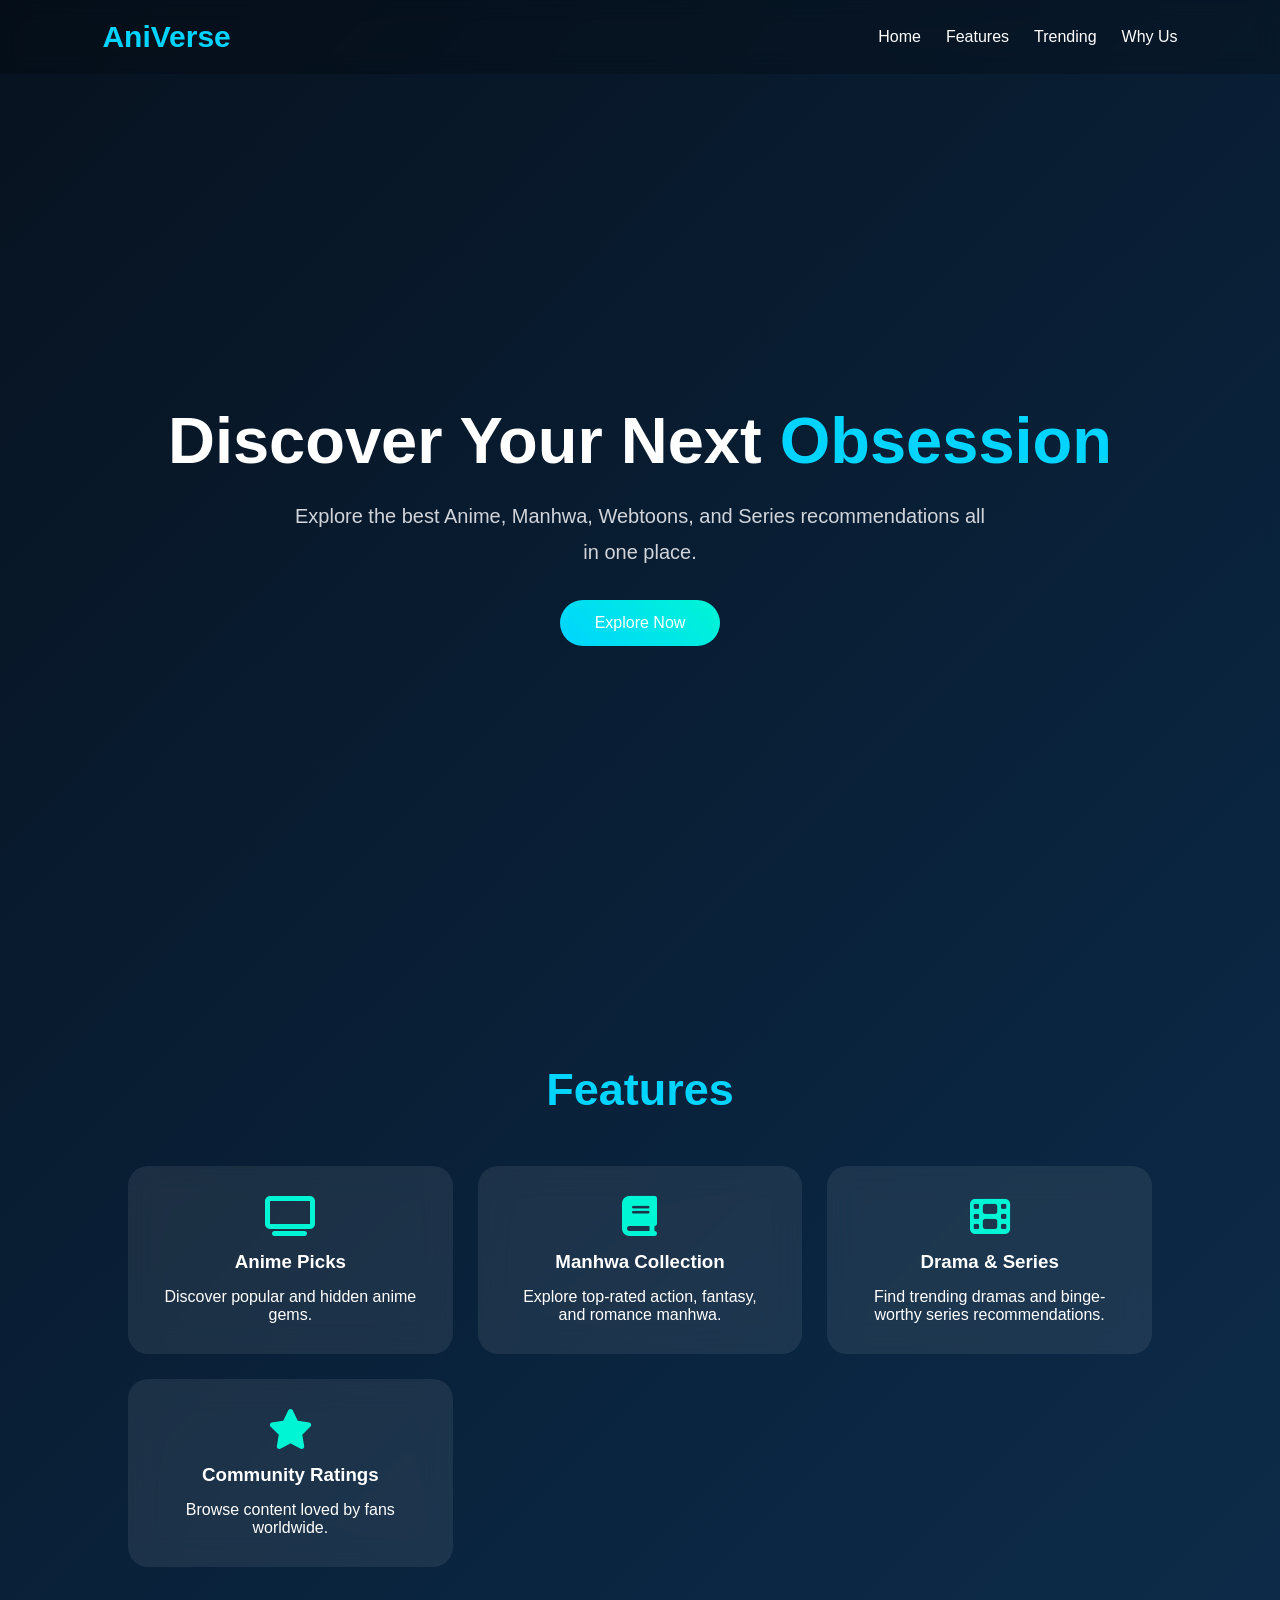
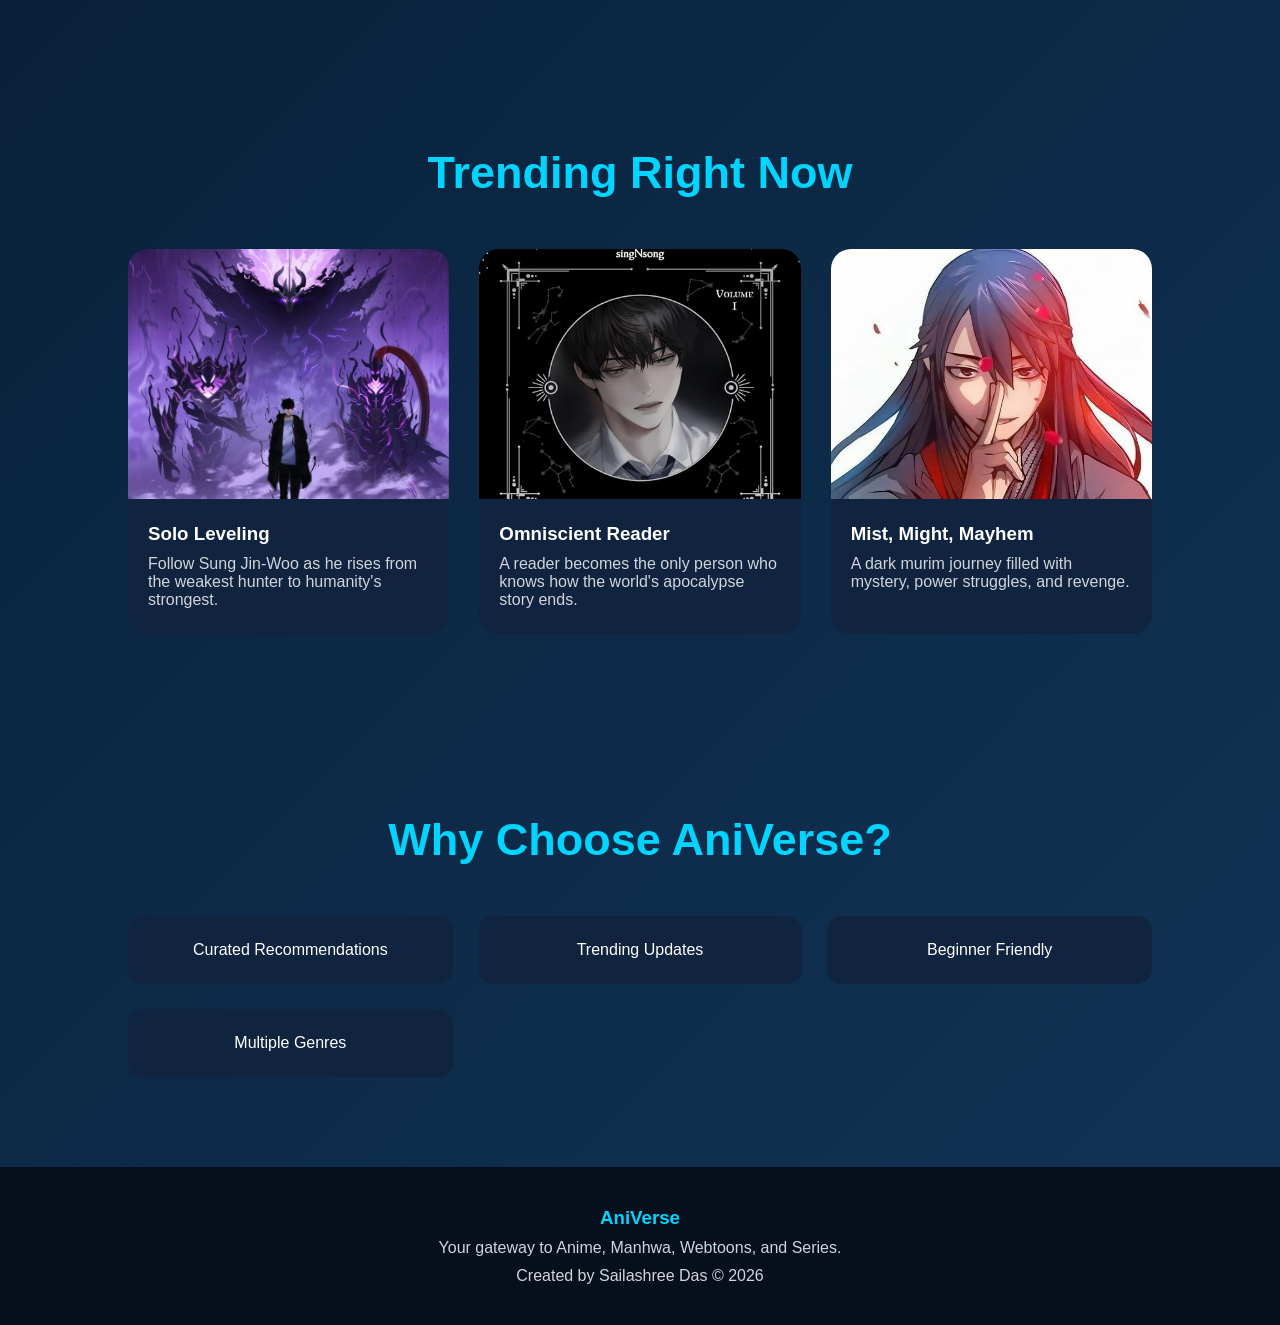
<file: LandingPage/index.html>
<!DOCTYPE html>
<html lang="en">
<head>
    <meta charset="UTF-8">
    <meta name="viewport" content="width=device-width, initial-scale=1.0">
    <title>AniVerse | Anime & Manhwa Hub</title>

    <link rel="stylesheet" href="style.css">

    <link rel="stylesheet"
    href="https://cdnjs.cloudflare.com/ajax/libs/font-awesome/6.5.1/css/all.min.css">
</head>
<body>

    <!-- Navbar -->

    <nav>

        <div class="logo">
            AniVerse
        </div>

        <ul>
            <li><a href="#home">Home</a></li>
            <li><a href="#features">Features</a></li>
            <li><a href="#trending">Trending</a></li>
            <li><a href="#about">Why Us</a></li>
        </ul>

    </nav>

    <!-- Hero Section -->

    <section id="home" class="hero">

        <div class="hero-content">

            <h1>
                Discover Your Next
                <span>Obsession</span>
            </h1>

            <p>
                Explore the best Anime, Manhwa, Webtoons,
                and Series recommendations all in one place.
            </p>

            <a href="#trending" class="btn">
                Explore Now
            </a>

        </div>

    </section>

    <!-- Features -->

    <section id="features">

        <h2>Features</h2>

        <div class="feature-container">

            <div class="feature-card">
                <i class="fas fa-tv"></i>
                <h3>Anime Picks</h3>
                <p>
                    Discover popular and hidden anime gems.
                </p>
            </div>

            <div class="feature-card">
                <i class="fas fa-book"></i>
                <h3>Manhwa Collection</h3>
                <p>
                    Explore top-rated action, fantasy,
                    and romance manhwa.
                </p>
            </div>

            <div class="feature-card">
                <i class="fas fa-film"></i>
                <h3>Drama & Series</h3>
                <p>
                    Find trending dramas and binge-worthy
                    series recommendations.
                </p>
            </div>

            <div class="feature-card">
                <i class="fas fa-star"></i>
                <h3>Community Ratings</h3>
                <p>
                    Browse content loved by fans worldwide.
                </p>
            </div>

        </div>

    </section>

    <!-- Trending -->

    <section id="trending">

        <h2>Trending Right Now</h2>

        <div class="trending-container">

            <div class="anime-card">

               <img src="SOLO LEVELING.jpeg" alt="Solo Leveling">

                <h3>Solo Leveling</h3>

                <p>
                    Follow Sung Jin-Woo as he rises from the
                    weakest hunter to humanity's strongest.
                </p>

            </div>

            <div class="anime-card">

                <img src="Omniscient Reader's Viewpoint.jpg" alt="Omniscient Reader">

                <h3>Omniscient Reader</h3>

                <p>
                    A reader becomes the only person who knows
                    how the world's apocalypse story ends.
                </p>

            </div>

            <div class="anime-card">

                <img src="Mist, Might, Mayhem.jpeg" alt="Mist Might Mayhem">

                <h3>Mist, Might, Mayhem</h3>

                <p>
                    A dark murim journey filled with mystery,
                    power struggles, and revenge.
                </p>

            </div>

        </div>

    </section>

    <!-- Why Choose -->

    <section id="about">

        <h2>Why Choose AniVerse?</h2>

        <div class="why-container">

            <div class="why-box">
                 Curated Recommendations
            </div>

            <div class="why-box">
                Trending Updates
            </div>

            <div class="why-box">
                 Beginner Friendly
            </div>

            <div class="why-box">
                 Multiple Genres
            </div>

        </div>

    </section>

    <!-- Footer -->

    <footer>

        <h3>AniVerse</h3>

        <p>
            Your gateway to Anime, Manhwa,
            Webtoons, and Series.
        </p>

        <p>
            Created by Sailashree Das © 2026
        </p>

    </footer>

</body>
</html>
</file>
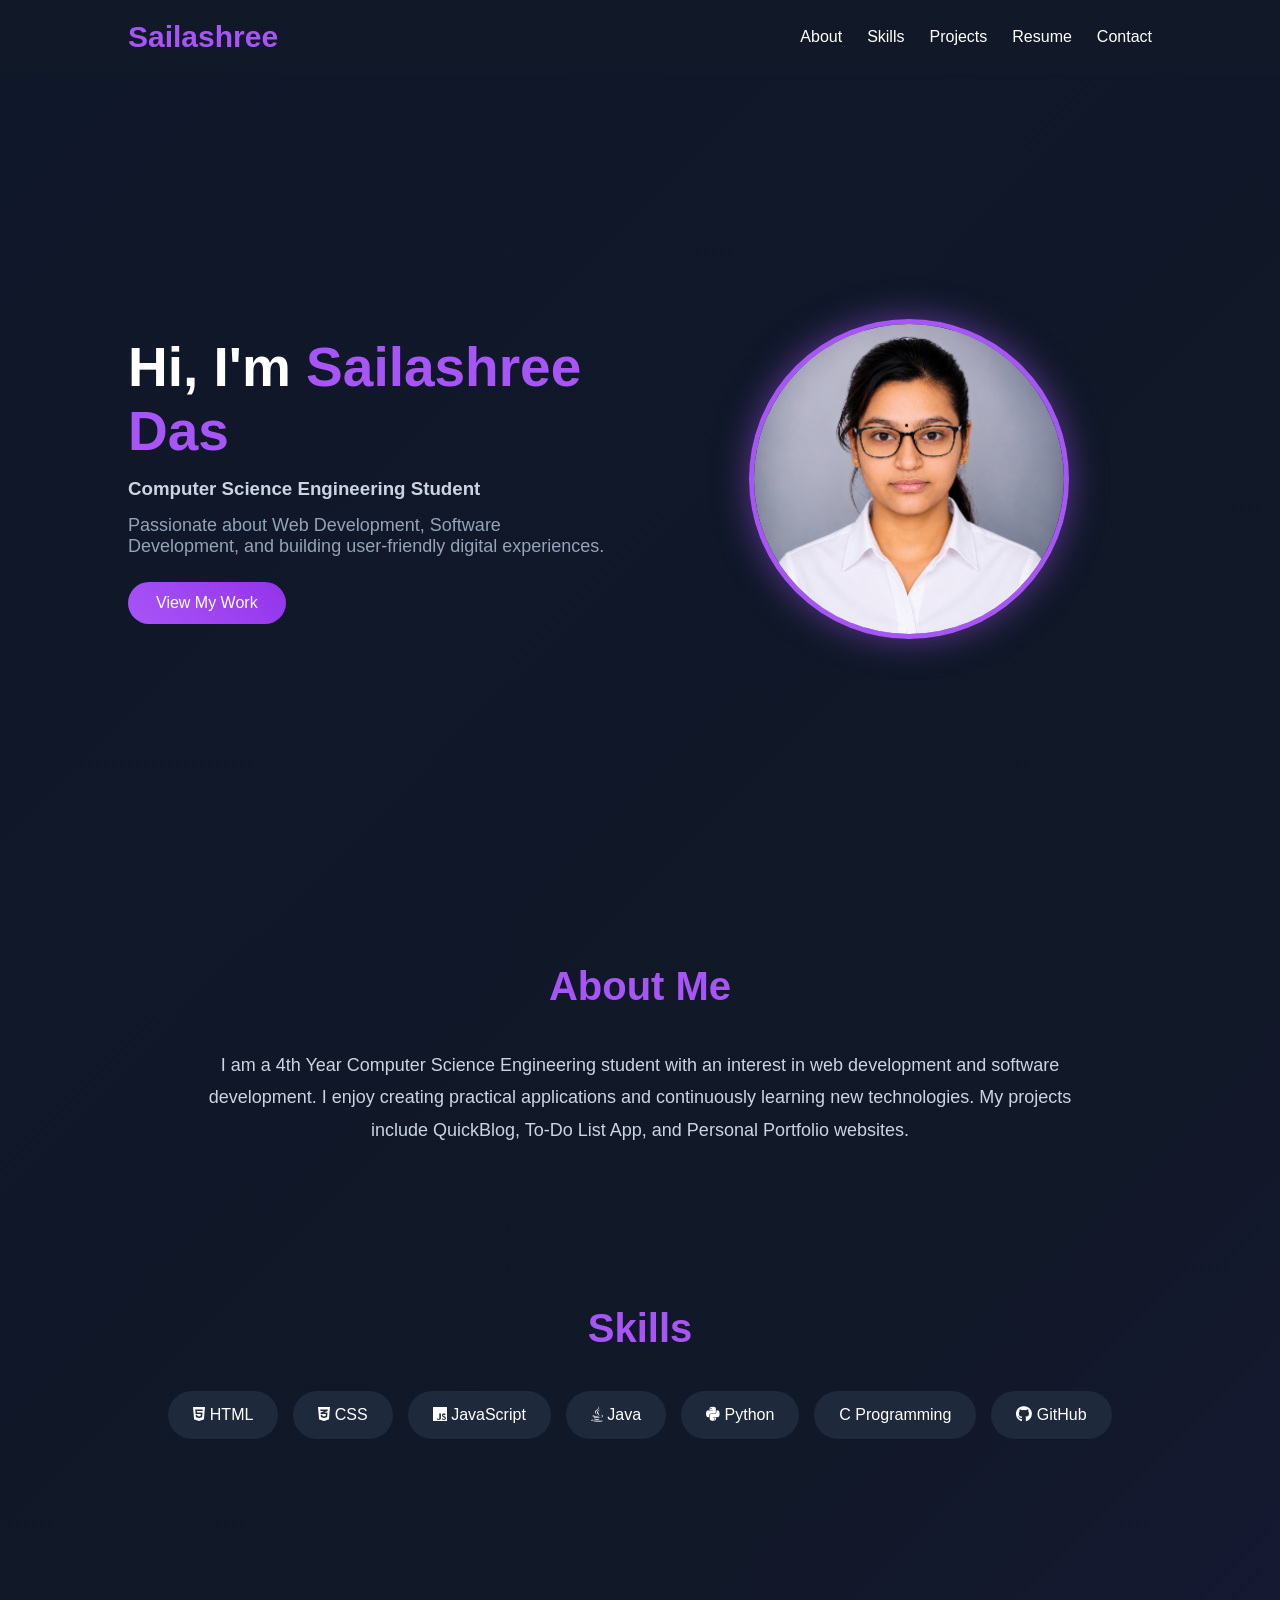
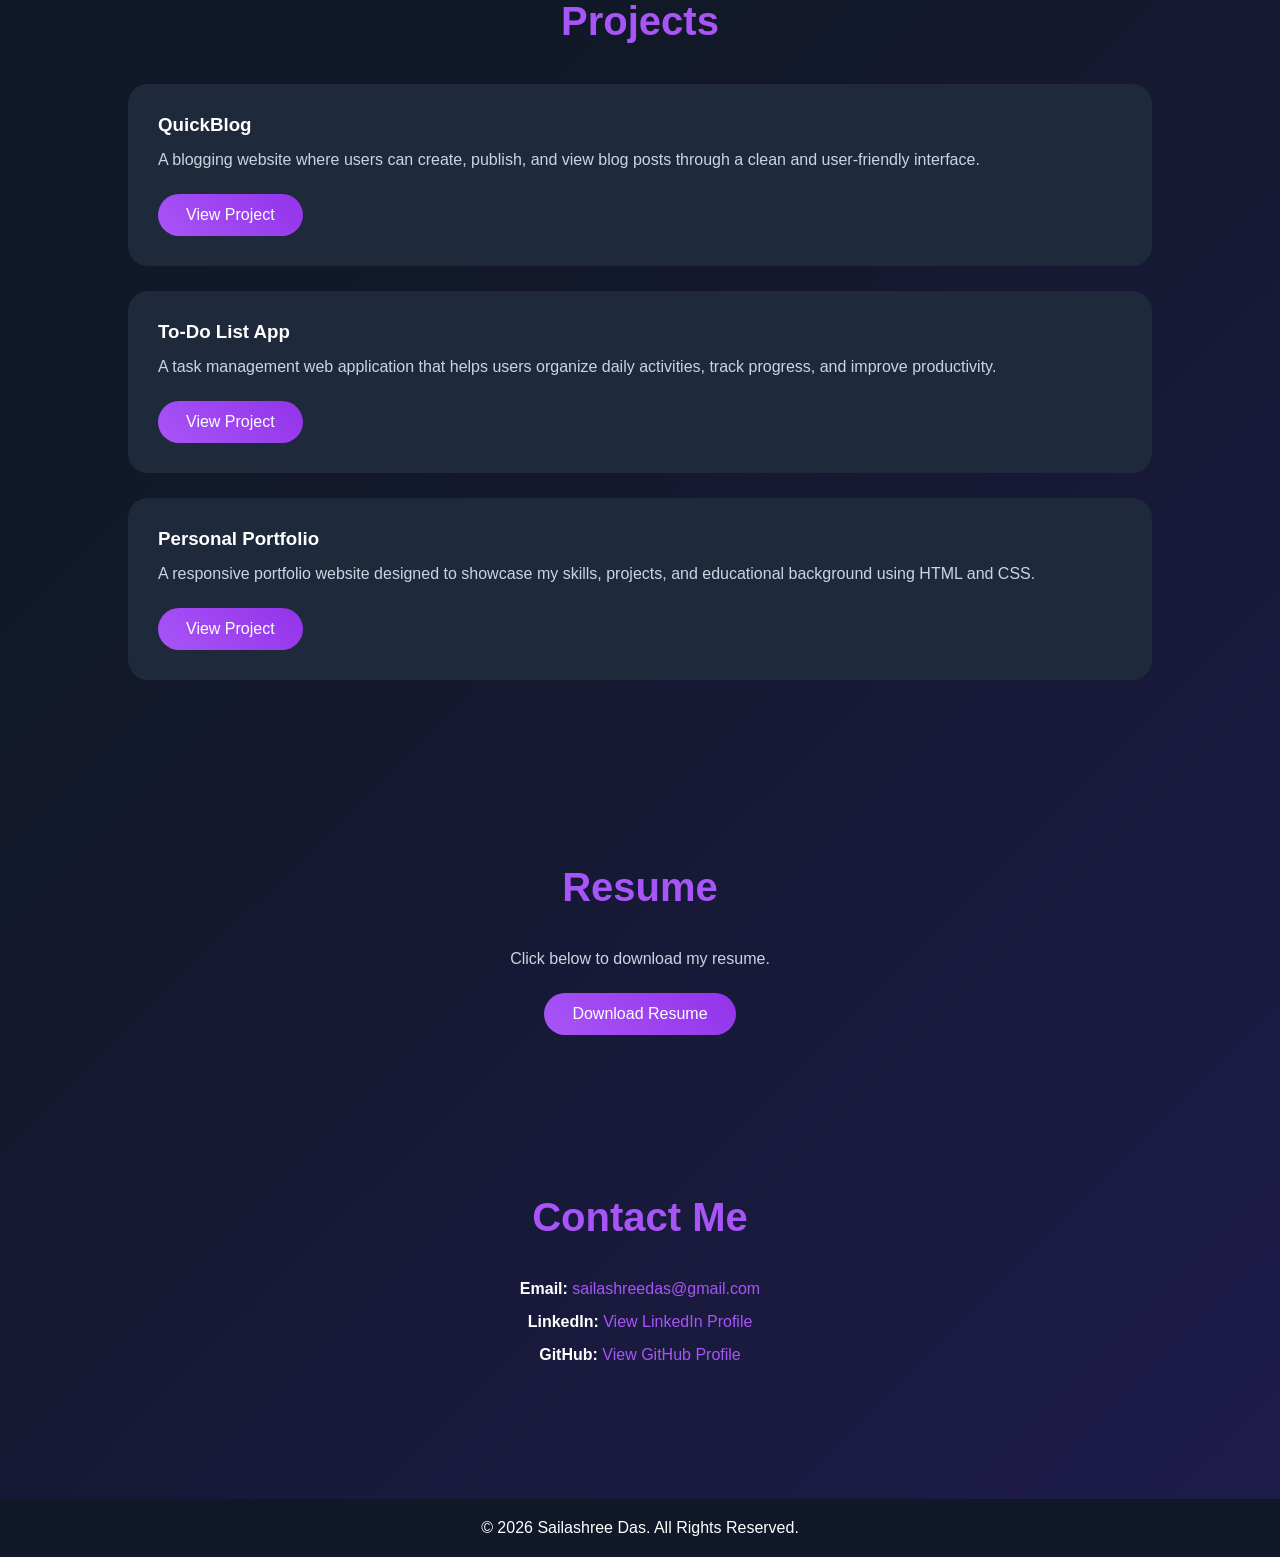
<file: Portfolio/index.html>
<!DOCTYPE html>
<html lang="en">

<head>
    <meta charset="UTF-8">
    <meta name="viewport" content="width=device-width, initial-scale=1.0">

    <title>Sailashree Das | Portfolio</title>

    <link rel="stylesheet" href="style.css">

    <link rel="stylesheet"
        href="https://cdnjs.cloudflare.com/ajax/libs/font-awesome/6.5.1/css/all.min.css">
</head>

<body>

    <!-- Navbar -->

    <nav>
        <h2 class="logo">Sailashree</h2>

        <ul>
            <li><a href="#about">About</a></li>
            <li><a href="#skills">Skills</a></li>
            <li><a href="#projects">Projects</a></li>
            <li><a href="#resume">Resume</a></li>
            <li><a href="#contact">Contact</a></li>
        </ul>
    </nav>

    <!-- Hero Section -->

    <header>

        <div class="hero-content">

            <div class="hero-text">

                <h1>Hi, I'm <span>Sailashree Das</span></h1>

                <h3>Computer Science Engineering Student</h3>

                <p>
                    Passionate about Web Development, Software Development,
                    and building user-friendly digital experiences.
                </p>

                <a href="#projects" class="btn">
                    View My Work
                </a>

            </div>

            <div class="hero-image">
                <img src="profile.jpg.png" alt="Profile Photo">
            </div>

        </div>

    </header>

    <!-- About -->

    <section id="about">

        <h2>About Me</h2>

        <div class="about-container">

            <div class="about-text">

                <p>
                    I am a 4th Year Computer Science Engineering student
                    with an interest in web development and software development.

                    I enjoy creating practical applications and continuously
                    learning new technologies.

                    My projects include QuickBlog, To-Do List App, and
                    Personal Portfolio websites.
                </p>

            </div>

        </div>

    </section>

    <!-- Skills -->

    <section id="skills">

        <h2>Skills</h2>

        <div class="skill-box">

            <div><i class="fab fa-html5"></i> HTML</div>

            <div><i class="fab fa-css3-alt"></i> CSS</div>

            <div><i class="fab fa-js"></i> JavaScript</div>

            <div><i class="fab fa-java"></i> Java</div>

            <div><i class="fab fa-python"></i> Python</div>

            <div>C Programming</div>

            <div><i class="fab fa-github"></i> GitHub</div>

        </div>

    </section>

    <!-- Projects -->

    <section id="projects">

        <h2>Projects</h2>

        <div class="project-card">

            <h3>QuickBlog</h3>

            <p>
                A blogging website where users can create,
                publish, and view blog posts through a clean
                and user-friendly interface.
            </p>

            <a href="https://github.com/sailashreedas-stack/QuickBlog"
                target="_blank"
                class="btn">
                View Project
            </a>

        </div>

        <div class="project-card">

            <h3>To-Do List App</h3>

            <p>
                A task management web application that helps users
                organize daily activities, track progress,
                and improve productivity.
            </p>

            <a href="https://github.com/sailashreedas-stack/Todo-app"
                target="_blank"
                class="btn">
                View Project
            </a>

        </div>

        <div class="project-card">

            <h3>Personal Portfolio</h3>

            <p>
                A responsive portfolio website designed to
                showcase my skills, projects, and educational
                background using HTML and CSS.
            </p>

            <a href="https://github.com/sailashreedas-stack/Portfolio"
                target="_blank"
                class="btn">
                View Project
            </a>

        </div>

    </section>

    <!-- Resume -->

    <section id="resume">

        <h2>Resume</h2>

        <p>
            Click below to download my resume.
        </p>

        <a href="resume.pdf"
            download
            class="btn">
            Download Resume
        </a>

    </section>

    <!-- Contact -->

    <section id="contact">

        <h2>Contact Me</h2>

        <p>
            <strong>Email:</strong>
            <a href="mailto:sailashreedas@gmail.com">
                sailashreedas@gmail.com
            </a>
        </p>

        <p>
            <strong>LinkedIn:</strong>
            <a href="https://www.linkedin.com/in/sailashree-das-4a6251409/"
                target="_blank">
                View LinkedIn Profile
            </a>
        </p>

        <p>
            <strong>GitHub:</strong>
            <a href="https://github.com/sailashreedas-stack"
                target="_blank">
                View GitHub Profile
            </a>
        </p>

    </section>

    <!-- Footer -->

    <footer>

        <p>
            © 2026 Sailashree Das. All Rights Reserved.
        </p>

    </footer>

</body>

</html>
</file>
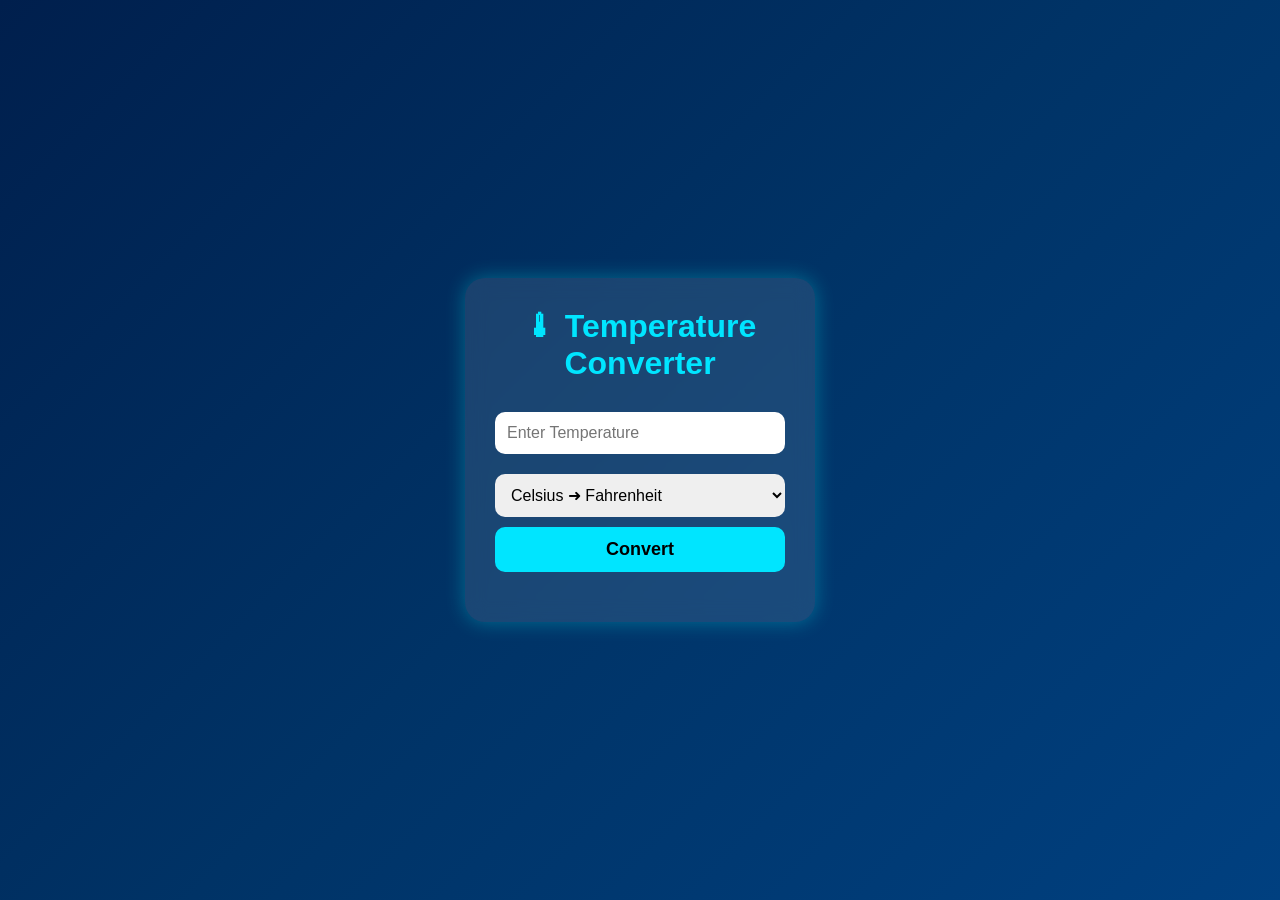
<file: TemperatureConverter/index.html>
<!DOCTYPE html>
<html lang="en">
<head>
    <meta charset="UTF-8">
    <meta name="viewport" content="width=device-width, initial-scale=1.0">
    <title>Temperature Converter</title>
    <link rel="stylesheet" href="style.css">
</head>
<body>

<div class="container">
    <h1>🌡 Temperature Converter</h1>

    <input type="number" id="tempInput" placeholder="Enter Temperature">

    <select id="conversionType">
        <option value="cToF">Celsius ➜ Fahrenheit</option>
        <option value="fToC">Fahrenheit ➜ Celsius</option>
        <option value="cToK">Celsius ➜ Kelvin</option>
        <option value="kToC">Kelvin ➜ Celsius</option>
    </select>

    <button onclick="convertTemp()">Convert</button>

    <div id="result"></div>
</div>

<script src="script.js"></script>

</body>
</html>
</file>
<file: LandingPage/style.css>
*{
    margin:0;
    padding:0;
    box-sizing:border-box;
    scroll-behavior:smooth;
    font-family:'Segoe UI',sans-serif;
}

body{
    background:linear-gradient(
        135deg,
        #07121f,
        #0a2540,
        #123456
    );
    color:white;
}

/* Navbar */

nav{
    display:flex;
    justify-content:space-between;
    align-items:center;
    padding:20px 8%;
    background:rgba(0,0,0,0.2);
    backdrop-filter:blur(10px);
    position:sticky;
    top:0;
    z-index:1000;
}

.logo{
    font-size:30px;
    font-weight:bold;
    color:#00d4ff;
}

nav ul{
    list-style:none;
    display:flex;
}

nav ul li{
    margin-left:25px;
}

nav ul li a{
    color:white;
    text-decoration:none;
    transition:0.3s;
}

nav ul li a:hover{
    color:#00d4ff;
}

/* Hero */

.hero{
    min-height:100vh;
    display:flex;
    justify-content:center;
    align-items:center;
    text-align:center;
    padding:20px;
}

.hero-content h1{
    font-size:65px;
    margin-bottom:20px;
}

.hero-content span{
    color:#00d4ff;
}

.hero-content p{
    font-size:20px;
    max-width:700px;
    margin:auto;
    color:#d1d5db;
    line-height:1.8;
}

/* Button */

.btn{
    display:inline-block;
    margin-top:30px;
    padding:14px 35px;
    border-radius:40px;
    text-decoration:none;
    color:white;
    background:linear-gradient(
        45deg,
        #00d4ff,
        #00f5d4
    );
    transition:0.3s;
}

.btn:hover{
    transform:translateY(-4px);
    box-shadow:0 0 25px rgba(0,212,255,.7);
}

/* Sections */

section{
    padding:90px 10%;
}

section h2{
    text-align:center;
    font-size:45px;
    margin-bottom:50px;
    color:#00d4ff;
}

/* Features */

.feature-container{
    display:grid;
    grid-template-columns:repeat(auto-fit,minmax(250px,1fr));
    gap:25px;
}

.feature-card{
    background:rgba(255,255,255,0.08);
    backdrop-filter:blur(15px);
    padding:30px;
    border-radius:20px;
    text-align:center;
    transition:.4s;
}

.feature-card:hover{
    transform:translateY(-10px);
    box-shadow:0 0 30px rgba(0,212,255,.4);
}

.feature-card i{
    font-size:40px;
    color:#00f5d4;
    margin-bottom:15px;
}

.feature-card h3{
    margin-bottom:15px;
}

/* Trending */

.trending-container{
    display:grid;
    grid-template-columns:repeat(auto-fit,minmax(300px,1fr));
    gap:30px;
}

.anime-card{
    background:#10243f;
    border-radius:20px;
    overflow:hidden;
    transition:.4s;
}

.anime-card:hover{
    transform:translateY(-10px);
    box-shadow:0 0 35px rgba(0,212,255,.5);
}

.anime-card img{
    width:100%;
    height:250px;
    object-fit:cover;
}

.anime-card h3{
    padding:20px 20px 10px;
}

.anime-card p{
    padding:0 20px 25px;
    color:#d1d5db;
}

/* Why Choose */

.why-container{
    display:grid;
    grid-template-columns:repeat(auto-fit,minmax(250px,1fr));
    gap:25px;
}

.why-box{
    background:#10243f;
    padding:25px;
    text-align:center;
    border-radius:15px;
    transition:.3s;
}

.why-box:hover{
    background:#00d4ff;
    color:#07121f;
    font-weight:bold;
}

/* Footer */

footer{
    text-align:center;
    padding:40px;
    background:#06101c;
}

footer h3{
    color:#00d4ff;
    margin-bottom:10px;
}

footer p{
    margin-top:10px;
    color:#d1d5db;
}

/* Mobile */

@media(max-width:768px){

    nav{
        flex-direction:column;
        gap:15px;
    }

    nav ul{
        flex-wrap:wrap;
        justify-content:center;
    }

    .hero-content h1{
        font-size:42px;
    }

    section h2{
        font-size:35px;
    }

    .anime-card img{
        height:220px;
    }
}
</file>
<file: Portfolio/style.css>
*{
    margin:0;
    padding:0;
    box-sizing:border-box;
    scroll-behavior:smooth;
    font-family:'Segoe UI',sans-serif;
}

body{
    background:linear-gradient(
        135deg,
        #0f172a,
        #111827,
        #1e1b4b
    );
    color:white;
}

/* Navbar */

nav{
    display:flex;
    justify-content:space-between;
    align-items:center;
    padding:20px 10%;
    background:#111827;
    position:sticky;
    top:0;
    z-index:1000;
}

.logo{
    color:#a855f7;
    font-size:30px;
}

nav ul{
    display:flex;
    list-style:none;
}

nav ul li{
    margin-left:25px;
}

nav ul li a{
    text-decoration:none;
    color:white;
    transition:0.3s;
}

nav ul li a:hover{
    color:#a855f7;
}

/* Hero */

.hero-content{
    min-height:90vh;
    display:flex;
    justify-content:space-between;
    align-items:center;
    padding:0 10%;
    gap:50px;
}

.hero-text{
    flex:1;
}

.hero-text h1{
    font-size:55px;
    margin-bottom:15px;
}

.hero-text span{
    color:#a855f7;
}

.hero-text h3{
    color:#cbd5e1;
    margin-bottom:15px;
}

.hero-text p{
    color:#94a3b8;
    font-size:18px;
    max-width:600px;
}

.hero-image{
    flex:1;
    display:flex;
    justify-content:center;
}

.hero-image img{
    width:320px;
    height:320px;
    border-radius:50%;
    object-fit:cover;
    border:5px solid #a855f7;
    box-shadow:0 0 35px rgba(168,85,247,.5);
}

/* Buttons */

.btn{
    display:inline-block;
    margin-top:25px;
    padding:12px 28px;
    border-radius:30px;
    text-decoration:none;
    color:white;
    background:linear-gradient(
        45deg,
        #a855f7,
        #9333ea
    );
    transition:.3s;
}

.btn:hover{
    transform:translateY(-3px);
}

/* Sections */

section{
    padding:80px 10%;
}

section h2{
    text-align:center;
    font-size:40px;
    color:#a855f7;
    margin-bottom:40px;
}

/* About */

.about-text{
    max-width:900px;
    margin:auto;
    text-align:center;
    color:#cbd5e1;
    font-size:18px;
    line-height:1.8;
}

/* Skills */

.skill-box{
    display:flex;
    flex-wrap:wrap;
    justify-content:center;
    gap:15px;
}

.skill-box div{
    background:#1e293b;
    padding:15px 25px;
    border-radius:30px;
    transition:.3s;
}

.skill-box div:hover{
    background:#a855f7;
    transform:scale(1.05);
}

/* Projects */

.project-card{
    background:#1e293b;
    padding:30px;
    margin-bottom:25px;
    border-radius:20px;
    transition:.4s;
}

.project-card:hover{
    transform:translateY(-10px);
    box-shadow:0 15px 35px rgba(168,85,247,.4);
}

.project-card h3{
    margin-bottom:15px;
}

.project-card p{
    color:#cbd5e1;
}

/* Resume */

#resume{
    text-align:center;
}

#resume p{
    color:#cbd5e1;
}

/* Contact */

#contact{
    text-align:center;
}

#contact p{
    margin:15px 0;
}

#contact a{
    color:#a855f7;
    text-decoration:none;
}

#contact a:hover{
    text-decoration:underline;
}

/* Footer */

footer{
    background:#111827;
    padding:20px;
    text-align:center;
    margin-top:40px;
}

/* Responsive */

@media(max-width:768px){

    nav{
        flex-direction:column;
        gap:15px;
    }

    nav ul{
        flex-wrap:wrap;
        justify-content:center;
    }

    .hero-content{
        flex-direction:column-reverse;
        text-align:center;
        padding-top:40px;
    }

    .hero-image img{
        width:220px;
        height:220px;
    }

    .hero-text h1{
        font-size:38px;
    }
}
</file>
<file: TemperatureConverter/style.css>
*{
    margin:0;
    padding:0;
    box-sizing:border-box;
    font-family:Arial, sans-serif;
}

body{
    display:flex;
    justify-content:center;
    align-items:center;
    min-height:100vh;
    background:linear-gradient(135deg,#001f4d,#003366,#004080);
}

.container{
    background:rgba(255,255,255,0.1);
    padding:30px;
    border-radius:20px;
    backdrop-filter:blur(10px);
    text-align:center;
    width:350px;
    color:white;
    box-shadow:0 0 20px rgba(0,255,255,0.3);
}

h1{
    margin-bottom:20px;
    color:#00e5ff;
}

input,
select{
    width:100%;
    padding:12px;
    margin:10px 0;
    border:none;
    border-radius:10px;
    font-size:16px;
}

button{
    width:100%;
    padding:12px;
    background:#00e5ff;
    border:none;
    border-radius:10px;
    font-size:18px;
    cursor:pointer;
    font-weight:bold;
    transition:0.3s;
}

button:hover{
    background:#00b8d4;
    transform:scale(1.05);
}

#result{
    margin-top:20px;
    font-size:22px;
    font-weight:bold;
    color:#00ffcc;
}
</file>
